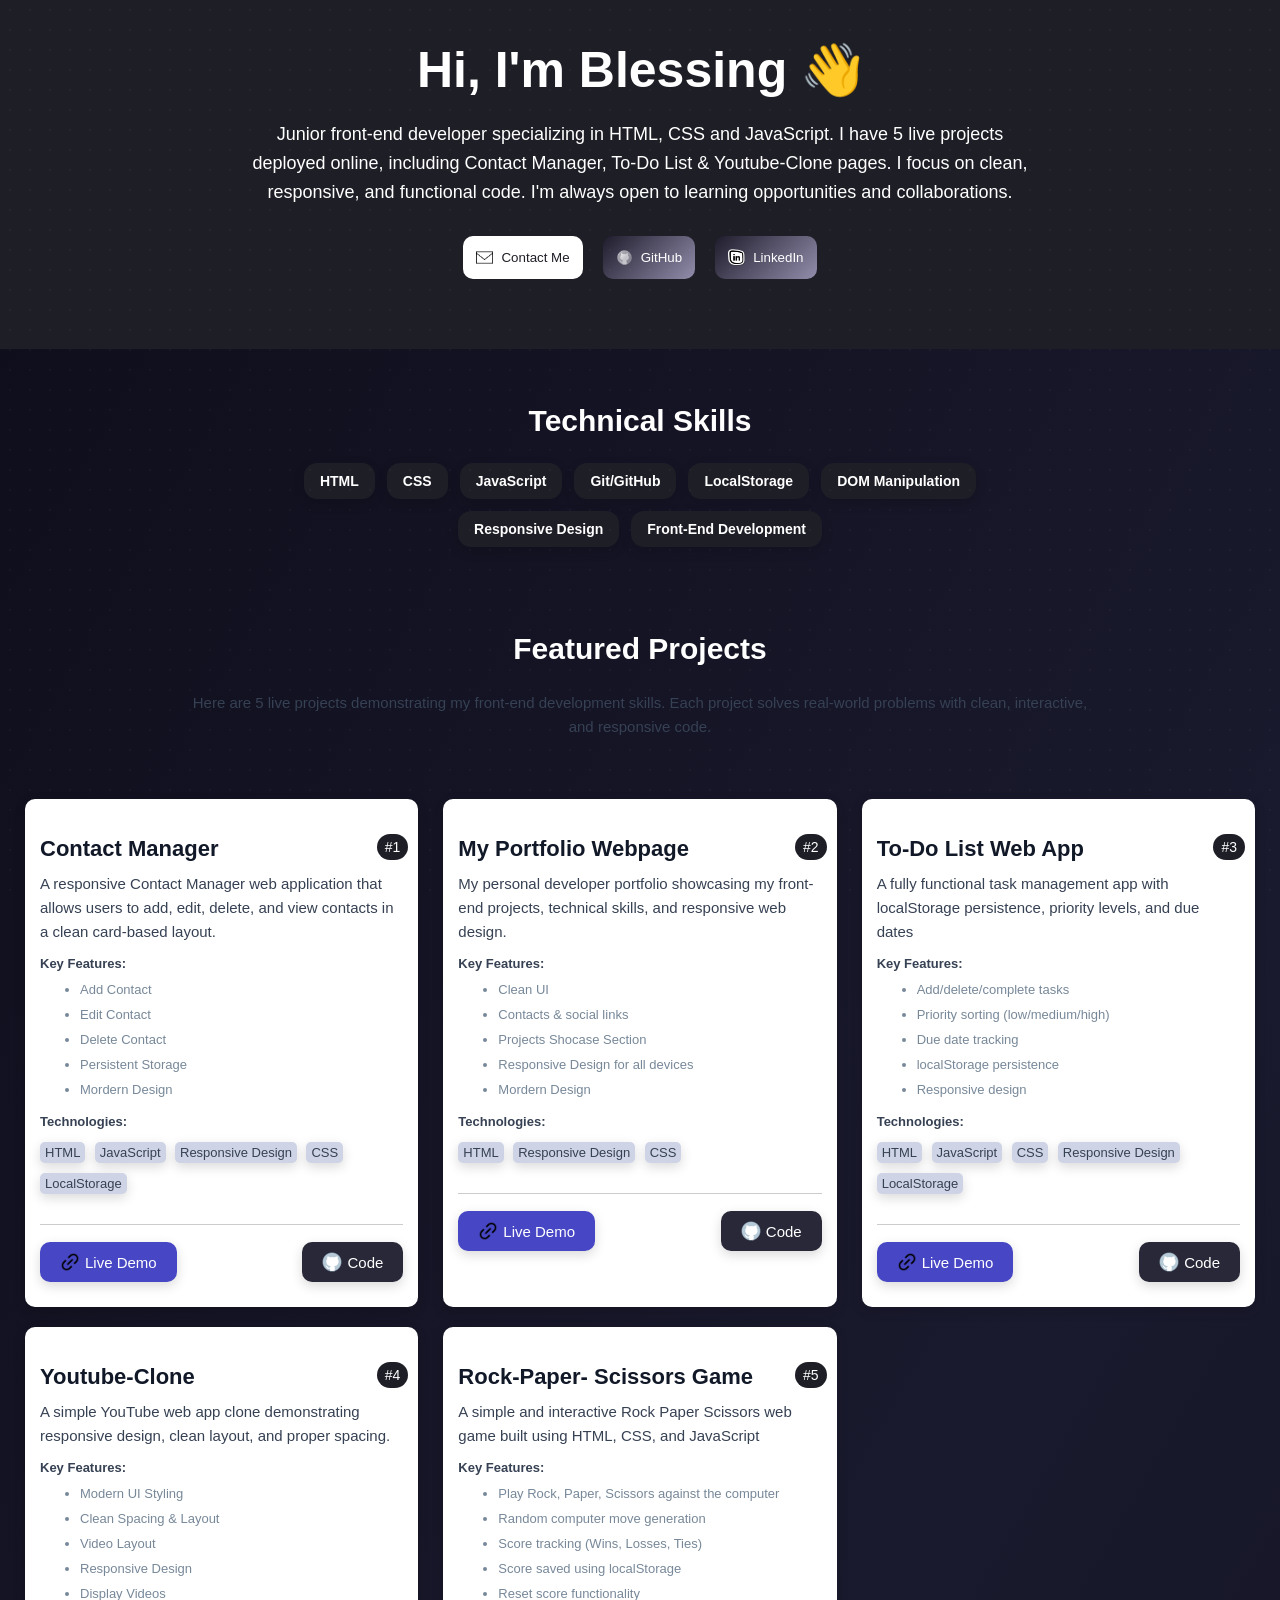
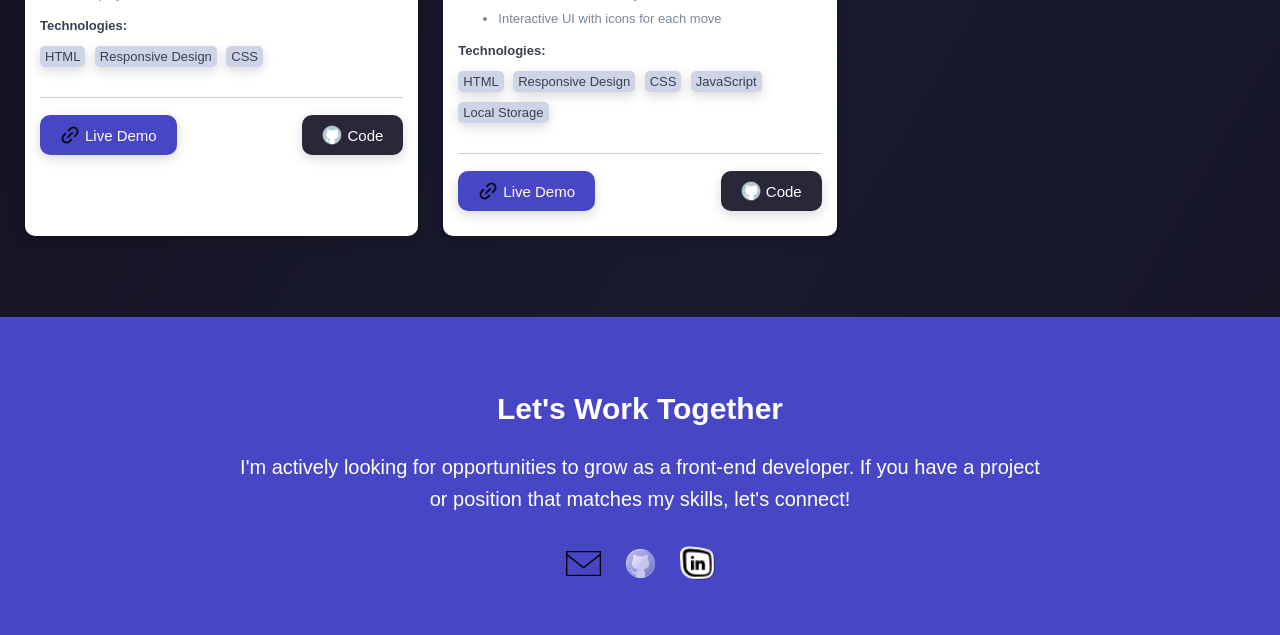
<file: index.html>
<!DOCTYPE html>
<html>
  <head>
    <title>
      Blessing D3v Portfolio
    </title>
    <link rel="stylesheet" href="Header.css">
    <link rel="stylesheet" href="Skills.css">
    <link rel="stylesheet" href="Project.css">
    <link rel="stylesheet" href="Footer.css">
  </head>
  <body>
    
    <header>
      <h1 class = "heading-one">
        Hi, I'm Blessing 👋
      </h1>
      <p class="about-me">
        Junior front-end developer specializing in HTML, CSS and JavaScript. I have 5 live projects deployed online, including Contact Manager, To-Do List & Youtube-Clone pages. I focus on clean, responsive, and functional code. I'm always open to learning opportunities and collaborations.
      </p>
      <div class="button-container">
        <a href="mailto:blessingmuthivhi@gmail.com">
          <div class="contact-div-button">
            <button class="contact-button">
              <img src="Svgs/icons8-email-50.png" alt="Email Icon" class="contacts-icons">
              Contact Me
            </button>
          </div>
        </a>

        <a href="https://github.com/Blessing-D3velop" target="_blank">
          <div class="github-div-button">
            <button class="gitHub-button">
              <img src="Svgs/icons8-github-48.png" alt="GitHub Icon"class="contacts-icons">
              GitHub
            </button>
          </div>
        </a>

        <a href="https://www.linkedin.com/in/blessing-muthivhi-18560b3b5/" target="_blank">
            <div class="linkedin-div-button">
            <button class="linkedin-button">
              <img src="Svgs/icons8-linkedin-32.png" alt="GitHub Icon"class="contacts-icons">
              LinkedIn
            </button>
          </div>
        </a>

      </div>
    </header>

    <main>
      <div class = "skills">

        <h2 class="headers">
          Technical Skills
        </h2>

        <div class="skills-list">
          <span class="technical-skills">HTML</span>
          <span class="technical-skills">CSS</span>
          <span class="technical-skills">JavaScript</span>
          <span class="technical-skills">Git/GitHub</span>
          <span class="technical-skills">LocalStorage</span>
          <span class="technical-skills">DOM Manipulation</span>
          <span class="technical-skills">Responsive Design</span>
          <span class="technical-skills">Front-End Development</span>
        </div>
      </div>

      <div class="featured-projects">
        <h2 class="headers">
          Featured Projects
        </h2>

        <p class ="paragraph-text">
          Here are 5 live projects demonstrating my front-end development skills. Each project solves real-world  problems with clean, interactive, and responsive code.
        </p>
      </div>
      

      <div class="Projects">
        <div class="Project-container">
          <p class="projectName">
            Contact Manager
          </p>
          <span class="Project-number">#1</span>
          <p class ="paragraph-text">
            A responsive Contact Manager web application  that allows users to add, edit, delete, and view contacts in a clean card-based layout.
          </p>
          <p class="keyFeatures">
            Key Features:
          </p>
          <ul class="features-list">
            <li class="list">Add Contact</li>
            <li class="list">Edit Contact</li>
            <li class="list">Delete Contact</li>
            <li class="list">Persistent Storage</li>
            <li class="list">Mordern Design</li>
          </ul>

          <p class="Technologies-used">
            Technologies:
          </p>

          <div class="Technoligies-list">
            <span class="tech">HTML</span>
            <span class="tech">JavaScript</span>
            <span class="tech">Responsive Design</span>
            <span class="tech">CSS</span>
            <span class="tech">LocalStorage</span>
          </div>

          <div class="line"></div>
          
          <div class="github-livecode-container">
            <a href="https://blessing-d3velop.github.io/Contact-Manager/">
              <button class="projects-buttons livecode-btn">
                <img src="Svgs/icons8-link-24.png" alt="Live Icon" class="project-button-image">
                Live Demo
              </button>
            </a>
              <a href="https://github.com/Blessing-D3velop/Contact-Manager" target="_blank">
              <button class="projects-buttons github-code">
                <img src="Svgs/icons8-github-logo-40.png" alt="Gitgub Icon"class="project-button-image">
                Code
              </button>
            </a>
          </div>
        </div>

        <div class="Project-container">
          <p class="projectName">
            My Portfolio Webpage 
          </p>
          <span class="Project-number">#2</span>
          <p class ="paragraph-text">
            My personal developer portfolio showcasing my front-end projects, technical skills, and responsive web design.
          </p>
          <p class="keyFeatures">
            Key Features:
          </p>
          <ul class="features-list">
            <li class="list">Clean UI</li>
            <li class="list">Contacts & social links</li>
            <li class="list">Projects Shocase Section</li>
            <li class="list">Responsive Design for all devices</li>
            <li class="list">Mordern Design</li>
          </ul>

          <p class="Technologies-used">
            Technologies:
          </p>

          <div class="Technoligies-list">
            <span class="tech">HTML</span>
            <span class="tech">Responsive Design</span>
            <span class="tech">CSS</span>
          </div>

          <div class="line"></div>
          
          <div class="github-livecode-container">
            <a href="https://blessing-d3velop.github.io/Blessing-D3v-Portfolio/">
              <button class="projects-buttons livecode-btn">
                <img src="Svgs/icons8-link-24.png" alt="Live Icon" class="project-button-image">
                Live Demo
              </button>
            </a>
              <a href="https://github.com/Blessing-D3velop/Blessing-D3v-Portfolio" target="_blank">
              <button class="projects-buttons github-code">
                <img src="Svgs/icons8-github-logo-40.png" alt="Gitgub Icon"class="project-button-image">
                Code
              </button>
            </a>
          </div>
        </div>

        <div class="Project-container">
          <p class="projectName">
            To-Do List Web App
          </p>
          <span class="Project-number">#3</span>
          <p class ="paragraph-text">
            A fully functional task management app with localStorage persistence, priority levels, and due dates
          </p>
          <p class="keyFeatures">
            Key Features:
          </p>
          <ul class="features-list">
            <li class="list">Add/delete/complete tasks</li>
            <li class="list">Priority sorting (low/medium/high)</li>
            <li class="list">Due date tracking</li>
            <li class="list">localStorage persistence</li>
            <li class="list">Responsive design</li>
          </ul>

          <p class="Technologies-used">
            Technologies:
          </p>

          <div class="Technoligies-list">
            <span class="tech">HTML</span>
            <span class="tech">JavaScript</span>
            <span class="tech">CSS</span>
            <span class="tech">Responsive Design</span>
            <span class="tech">LocalStorage</span>
          </div>

          <div class="line"></div>
          
          <div class="github-livecode-container">

            <a href="https://blessing-d3velop.github.io/Todo-List/" target="_blank">
              <button class="projects-buttons livecode-btn">
                <img src="Svgs/icons8-link-24.png" alt="Live Icon" class="project-button-image">
                Live Demo
              </button>
            </a>
              <a href="https://github.com/Blessing-D3velop/Todo-List.git" target="_blank">
              <button class="projects-buttons github-code">
                <img src="Svgs/icons8-github-logo-40.png" alt="Gitgub Icon"class="project-button-image">
                Code
              </button>
            </a>

          </div>

        </div>
        <div class="Project-container">
          <p class="projectName">
            Youtube-Clone
          </p>
          <span class="Project-number">#4</span>
          <p class ="paragraph-text">
            A simple YouTube web app clone demonstrating responsive design, clean layout, and proper spacing.
          </p>
          <p class="keyFeatures">
            Key Features:
          </p>
          <ul class="features-list">
            <li class="list">Modern UI Styling</li>
            <li class="list">Clean Spacing & Layout</li>
            <li class="list">Video Layout</li>
            <li class="list">Responsive Design</li>
            <li class="list">Display Videos</li>
          </ul>

          <p class="Technologies-used">
            Technologies:
          </p>

          <div class="Technoligies-list">
            <span class="tech">HTML</span>
            <span class="tech">Responsive Design</span>
            <span class="tech">CSS</span>
          </div>

          <div class="line"></div>
          
          <div class="github-livecode-container">
            <a href="https://blessing-d3velop.github.io/Youtube-Clone/" target="_blank">
              <button class="projects-buttons livecode-btn">
                <img src="Svgs/icons8-link-24.png" alt="Live Icon" class="project-button-image">
                Live Demo
              </button>
            </a>
              <a href="https://github.com/Blessing-D3velop/Youtube-Clone" target="_blank">
              <button class="projects-buttons github-code">
                <img src="Svgs/icons8-github-logo-40.png" alt="Gitgub Icon"class="project-button-image">
                Code
              </button>
            </a>
          </div>
        </div>
        <div class="Project-container">
          <p class="projectName">
            Rock-Paper- Scissors Game 
          </p>
          <span class="Project-number">#5</span>
          <p class ="paragraph-text">
            A simple and interactive Rock Paper Scissors web game built using HTML, CSS, and JavaScript
          </p>
          <p class="keyFeatures">
            Key Features:
          </p>
          <ul class="features-list">
            <li class="list">Play Rock, Paper, Scissors against the computer</li>
            <li class="list">Random computer move generation</li>
            <li class="list">Score tracking (Wins, Losses, Ties)</li>
            <li class="list">Score saved using localStorage</li>
            <li class="list">Reset score functionality</li>
            <li class="list">Interactive UI with icons for each move</li>
          </ul>

          <p class="Technologies-used">
            Technologies:
          </p>

          <div class="Technoligies-list">
            <span class="tech">HTML</span>
            <span class="tech">Responsive Design</span>
            <span class="tech">CSS</span>
            <span class="tech">JavaScript</span>
            <span class="tech">Local Storage</span>
          </div>

          <div class="line"></div>
          
          <div class="github-livecode-container">
            <a href="https://blessing-d3velop.github.io/Rock-Paper-Scissors-Game/" target="_blank">
              <button class="projects-buttons livecode-btn">
                <img src="Svgs/icons8-link-24.png" alt="Live Icon" class="project-button-image">
                Live Demo
              </button>
            </a>
              <a href="https://github.com/Blessing-D3velop/Rock-Paper-Scissors-Game/tree/main" target="_blank">
              <button class="projects-buttons github-code">
                <img src="Svgs/icons8-github-logo-40.png" alt="Gitgub Icon"class="project-button-image">
                Code
              </button>
            </a>
          </div>
        </div>

      </div>
      
    </main>


    <footer id="contact" class = "footer">
      <h2 class="footer-header">
        Let's Work Together
      </h2>
      <p  class="footer-text">
        I'm actively looking for opportunities to grow as a front-end developer. If you have a project or position that matches my skills, let's connect!
      </p>

      <div class="display-Icons">

        <a href="mailto:blessingmuthivhi@gmail.com">
          <button  class="footer-buttons">
            <img src="Svgs/icons8-email-50.png" alt="Email Icon" class="icon">
          </button>
        </a>

        <a href="https://github.com/Blessing-D3velop" target="_blank">
          <button class="footer-buttons">
            <img src="Svgs/icons8-github-48.png" alt="GitHub icon" class="icon">
          </button>
        </a>

        <a href="https://www.linkedin.com/in/blessing-muthivhi-18560b3b5/" target="_blank">
          <button class="footer-buttons">
            <img src="Svgs/icons8-linkedin-32.png" alt="LinkedIn Icon" class="icon">
          </button>
        </a>

      </div>
  </footer>

  </body>
</html>
</file>
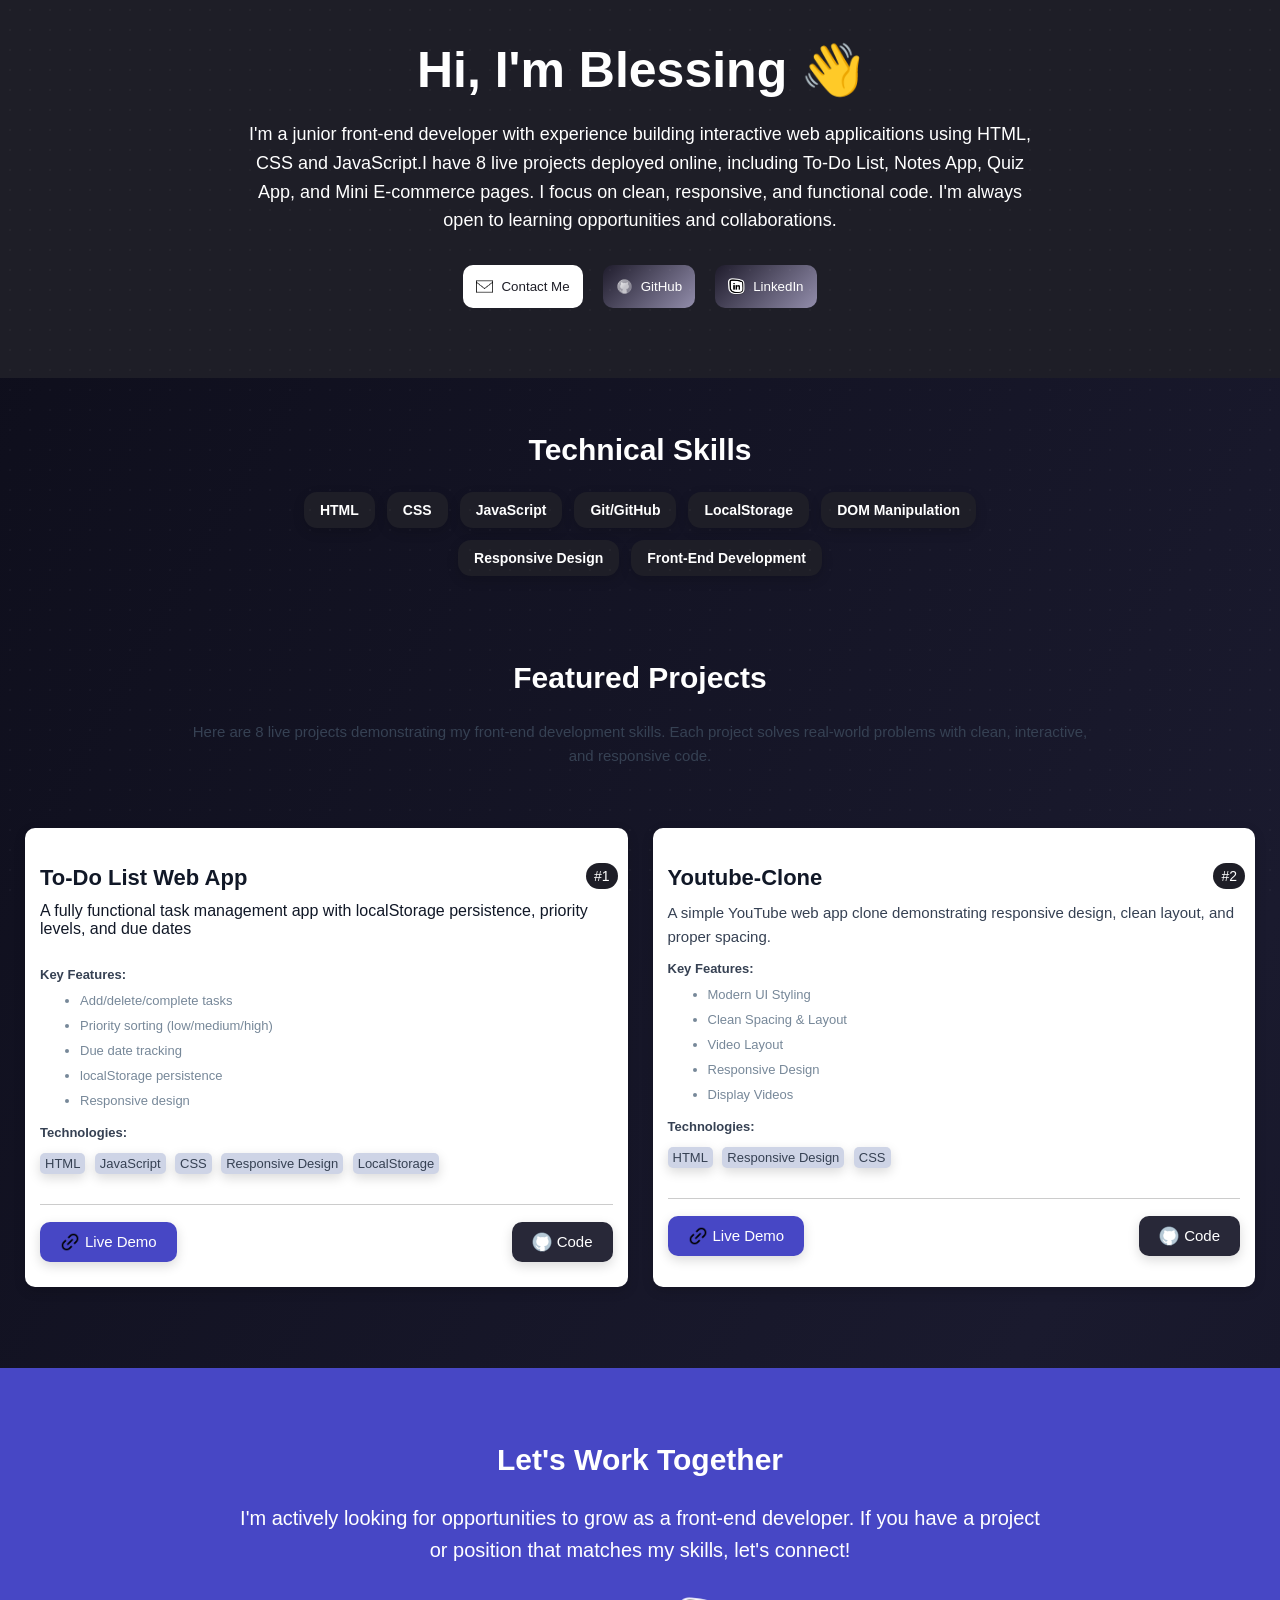
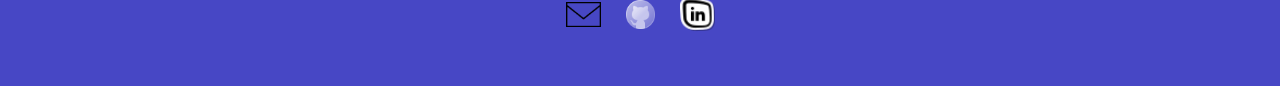
<file: Portfolio.html>
<!DOCTYPE html>
<html>
  <head>
    <title>
      Blessing D3v Portfolio
    </title>
    <link rel="stylesheet" href="Header.css">
    <link rel="stylesheet" href="Skills.css">
    <link rel="stylesheet" href="Project.css">
    <link rel="stylesheet" href="Footer.css">
  </head>
  <body>
    
    <header>
      <h1 class = "heading-one">
        Hi, I'm Blessing 👋
      </h1>
      <p class="about-me">
        I'm a junior front-end developer with experience building interactive web applicaitions using HTML, CSS and JavaScript.I have 8 live projects deployed online, including To-Do List, Notes App, Quiz App, and Mini E-commerce pages. I focus on clean, responsive, and functional code. I'm always open to learning opportunities and collaborations.
      </p>
      <div class="button-container">
        <a href="mailto:blessingmuthivhi@gmail.com">
          <div class="contact-div-button">
            <button class="contact-button">
              <img src="Svgs/icons8-email-50.png" alt="Email Icon" class="contacts-icons">
              Contact Me
            </button>
          </div>
        </a>

        <a href="https://github.com/Blessing-D3velop" target="_blank">
          <div class="github-div-button">
            <button class="gitHub-button">
              <img src="Svgs/icons8-github-48.png" alt="GitHub Icon"class="contacts-icons">
              GitHub
            </button>
          </div>
        </a>

        <a href="https://www.linkedin.com/in/blessing-muthivhi-18560b3b5/" target="_blank">
            <div class="linkedin-div-button">
            <button class="linkedin-button">
              <img src="Svgs/icons8-linkedin-32.png" alt="GitHub Icon"class="contacts-icons">
              LinkedIn
            </button>
          </div>
        </a>

      </div>
    </header>

    <div class = "skills">

      <h2 class="headers">
        Technical Skills
      </h2>

      <div class="skills-list">
        <span class="technical-skills">HTML</span>
        <span class="technical-skills">CSS</span>
        <span class="technical-skills">JavaScript</span>
        <span class="technical-skills">Git/GitHub</span>
        <span class="technical-skills">LocalStorage</span>
        <span class="technical-skills">DOM Manipulation</span>
        <span class="technical-skills">Responsive Design</span>
        <span class="technical-skills">Front-End Development</span>
      </div>
    </div>

    <div class="featured-projects">
      <h2 class="headers">
        Featured Projects
      </h2>

      <p class ="paragraph-text">
        Here are 8 live projects demonstrating my front-end development skills. Each project solves real-world  problems with clean, interactive, and responsive code.
      </p>
    </div>

    <div class="Projects">

      <div class="Project-container">
        <p class="projectName">
          To-Do List Web App
        </p>
        <span class="Project-number">#1</span>
        <p class ="paragrapgh-text">
          A fully functional task management app with localStorage persistence, priority levels, and due dates
        </p>
        <p class="keyFeatures">
          Key Features:
        </p>
        <ul class="features-list">
          <li class="list">Add/delete/complete tasks</li>
          <li class="list">Priority sorting (low/medium/high)</li>
          <li class="list">Due date tracking</li>
          <li class="list">localStorage persistence</li>
          <li class="list">Responsive design</li>
        </ul>

        <p class="Technologies-used">
          Technologies:
        </p>

        <div class="Technoligies-list">
          <span class="tech">HTML</span>
          <span class="tech">JavaScript</span>
          <span class="tech">CSS</span>
          <span class="tech">Responsive Design</span>
          <span class="tech">LocalStorage</span>
        </div>

        <div class="line"></div>
        
        <div class="github-livecode-container">

          <a href="https://blessing-d3velop.github.io/Todo-List/" target="_blank">
            <button class="projects-buttons livecode-btn">
              <img src="Svgs/icons8-link-24.png" alt="Live Icon" class="project-button-image">
              Live Demo
            </button>
          </a>
            <a href="https://github.com/Blessing-D3velop/Todo-List.git" target="_blank">
            <button class="projects-buttons github-code">
              <img src="Svgs/icons8-github-logo-40.png" alt="Gitgub Icon"class="project-button-image">
              Code
            </button>
          </a>

        </div>

      </div>
      <div class="Project-container">
        <p class="projectName">
          Youtube-Clone
        </p>
        <span class="Project-number">#2</span>
        <p class ="paragraph-text">
          A simple YouTube web app clone demonstrating responsive design, clean layout, and proper spacing.
        </p>
        <p class="keyFeatures">
          Key Features:
        </p>
        <ul class="features-list">
          <li class="list">Modern UI Styling</li>
          <li class="list">Clean Spacing & Layout</li>
          <li class="list">Video Layout</li>
          <li class="list">Responsive Design</li>
          <li class="list">Display Videos</li>
        </ul>

        <p class="Technologies-used">
          Technologies:
        </p>

        <div class="Technoligies-list">
          <span class="tech">HTML</span>
          <span class="tech">Responsive Design</span>
          <span class="tech">CSS</span>
        </div>

        <div class="line"></div>
        
        <div class="github-livecode-container">
          <a href="https://blessing-d3velop.github.io/Youtube-Clone/" target="_blank">
            <button class="projects-buttons livecode-btn">
              <img src="Svgs/icons8-link-24.png" alt="Live Icon" class="project-button-image">
              Live Demo
            </button>
          </a>
            <a href="https://github.com/Blessing-D3velop/Youtube-Clone" target="_blank">
            <button class="projects-buttons github-code">
              <img src="Svgs/icons8-github-logo-40.png" alt="Gitgub Icon"class="project-button-image">
              Code
            </button>
          </a>
        </div>
      </div>

    </div>


    <footer id="contact" class = "footer">
      <h2 class="footer-header">
        Let's Work Together
      </h2>
      <p  class="footer-text">
        I'm actively looking for opportunities to grow as a front-end developer. If you have a project or position that matches my skills, let's connect!
      </p>

      <div class="display-Icons">

        <a href="mailto:blessingmuthivhi@gmail.com">
          <button  class="footer-buttons">
            <img src="Svgs/icons8-email-50.png" alt="Email Icon" class="icon">
          </button>
        </a>

        <a href="https://github.com/Blessing-D3velop" target="_blank">
          <button class="footer-buttons">
            <img src="Svgs/icons8-github-48.png" alt="GitHub icon" class="icon">
          </button>
        </a>

        <a href="https://www.linkedin.com/in/blessing-muthivhi-18560b3b5/" target="_blank">
          <button class="footer-buttons">
            <img src="Svgs/icons8-linkedin-32.png" alt="LinkedIn Icon" class="icon">
          </button>
        </a>

      </div>
  </footer>

  </body>
</html>
</file>
<file: Header.css>
body{
  margin: 0;
  
}

header{
  background-color: rgb(30, 30, 39);
  width: 100%;
  padding: 40px 20px;
  box-sizing: border-box;
  text-align: center;
}

    .heading-one{
      color: white;
      font-family:Arial, Helvetica, sans-serif ;
      font-size: 50px;
      line-height: 1.2;
      margin: 0 0 20px 0;
      
    }

    .about-me{
      color: white;
      font-family: Arial;
      line-height: 1.6;
      font-size: 18px;
      max-width: 800px; /* keeps it readable on large screens */
      margin: 0 auto;
    }

    .button-container{
      display: flex;
      align-items: center;
      justify-content: center;
      flex-wrap: wrap;
      gap: 20px;
      margin: 30px;
    }

    .contacts-icons{
      height: 17px;
      padding-right: 8px;
    }
    .contact-button{
      color:rgb(30, 30, 39);
      display: flex;
      align-items: center;
      justify-content: space-between;
      background-color: white;
      padding: 13px;
      border-radius: 10px;
      border: none;
    }

    .gitHub-button,
    .linkedin-button{
      background: linear-gradient(135deg, #1f1c2c, #928dab);
      color: white;
      display: flex;
      align-items: center;
      padding: 13px;
      border-radius: 10px;
      border: none;
    }

    .contact-button,
    .gitHub-button,
    .linkedin-button{
      width: 100%;
      justify-content: center;
      align-items: center;
      cursor: pointer;
    }

      .contact-button:hover,
      .gitHub-button:hover,
      .linkedin-button:hover{
        transform: translateY(-5px);

      }



    @media(max-width: 500px){
      .heading-one{
      font-size: 30px;
      }

      .about-me{
        font-size: 16px;
        padding: 0 10px;
      }

      .button-container {
        flex-direction: column; 
        flex-wrap: nowrap;
        align-items: center;

      }
      .contact-div-button,
      .github-div-button,
      .linkedin-button{
        width: 200px; /* make buttons larger on mobile */
        justify-content: center;
      }
    }
</file>
<file: Skills.css>
body {
  margin: 0;
  min-height: 100vh;
  font-family: Arial, Helvetica, sans-serif;


  background: linear-gradient(120deg, #0d0d1a, #1a1a2e, #0d0d1a, #2e1a3a);
  background-size: 300% 300%;

  animation: gradientShift 15s ease infinite;
  color: white;
}


@keyframes gradientShift {
  0% { background-position: 0% 50%; }
  50% { background-position: 100% 50%; }
  100% { background-position: 0% 50%; }
}

/* optional: subtle animated overlay dots (techy effect) */
body::before {
  content: '';
  position: fixed;
  top: 0; left: 0;
  width: 100%; height: 100%;
  background-image: radial-gradient(rgba(255,255,255,0.03) 1px, transparent 1px);
  background-size: 20px 20px;
  pointer-events: none;
  animation: moveDots 60s linear infinite;
}

@keyframes moveDots {
  0% { background-position: 0 0; }
  100% { background-position: 400px 400px; }
}


.skills{
  padding-top: 30px;
  text-align: center;
}

.headers{
  font-size: 30px;
  font-family: Arial, Helvetica, sans-serif;
  font-weight: bold;
  margin-bottom: 25px;
}

/* container for skill*/
.skills{
  display: flex;
  flex-direction: column;
  align-items: center;

}

/* skill list */
.skills-list{
  display: flex;
  flex-wrap: wrap;
  justify-content: center;
  gap: 12px;
  max-width: 800px;
}

.technical-skills{
  background-color: rgb(30, 30, 39);
  color: white;
  padding: 10px 16px;
  border-radius: 13px;
  font-size: 14px;
  font-family: Arial;
  font-weight: bold;
  cursor: pointer;
  box-shadow: 0px 4px 12px rgba(0,0,0,0.15);
}   .technical-skills:hover{
      box-shadow: 0px 4px 12px rgba(0,0,0,0.45);

    }

.featured-projects{
  text-align: center;
  padding: 60px 130px;
  max-width: 900px;
  margin: auto;
}

.paragraph-text{
  color:#364153 ;
  line-height: 1.6;
  font-family: arial;
  margin-bottom: -1px;
  font-size: 15px;
}
</file>
<file: Project.css>
.Projects{
  display: grid;
  grid-template-columns: repeat(auto-fit, minmax(300px, 1fr)); /* auto responsive */
  gap: 20px; 
  row-gap: 20px;
  column-gap: 25px;
  padding:1px 25px;
  margin-bottom:40px ;
}
a{
  text-decoration: none;
}

.Project-container{
  background-color: white;
  border-radius: 10px;
  padding: 15px;
  display: flex;
  flex-direction: column;
  position: relative;
  box-shadow: 0 4px 12px rgba(0,0,0,0.15);
  transition: transform 0.2s, box-shadow 0.2s;  

}
    .Project-container:hover{
      box-shadow: 0 10px 25px rgba(151, 20, 20, 0.95);
    }
.projectName{
  font-family: Arial, Helvetica, sans-serif;
  font-weight: bold;
  font-size: 22px;
  margin-bottom: -5px;
  z-index: 1;

}

.Project-number{
  position: absolute;
  top:35px;
  right: 10px;
  color: white;
  background-color: rgb(30, 30, 39);
  padding:5px 8px;
  border-radius: 20px;
  font-size: 14px;
}

.keyFeatures,
.Technologies-used{
  font-family: Arial;
  font-size: 13px;
  color:#364153 ;
  font-weight: bold;
}
.Technologies-used{
  margin-top: -4px;
}
.list{
  font-family: Arial, Helvetica, sans-serif;
  font-size: 13px;
  line-height: 25px;
}.features-list{
  margin-top: -17px;
  padding-top: 10px;
  color: lightslategray;
  
}

.tech{
  background-color: #ced4e6;
  color:#364153 ;
  font-size: 13px;
  margin-right: 5px;
  padding: 3px 5px;
  border-radius: 5px;
  box-shadow: 0px 4px 12px rgba(0,0,0,0.15);
  margin-bottom: 10px;
  display: inline-block;
  cursor: pointer;
}   .tech:hover{
      opacity: 0.7;
    }

.line{
  border-top: 1px solid #ccc;
  margin: 20px 0;
}

.github-livecode-container{
  display: flex;
  gap:20px;
  justify-content: space-between;
  flex-wrap: wrap;
}
.projects-buttons{
  padding: 10px 20px;
  display: flex;
  align-items: center;
  justify-content: center;
  gap: 5px;
  white-space: nowrap;
  border-radius: 10px;
  border: none;
  font-size: 15px;
  color: white;
  margin-top: -3px;
  margin-bottom: 10px;
  cursor: pointer;
  box-shadow: 0px 4px 12px rgba(0,0,0,0.15);
  transform: transform 0.2s, box-shadow 0.2s ;
}  
 .projects-buttons:hover{
      transform:  translateY(-3px);
      box-shadow: 0px 10px 25px rgba(0,0,0,0.35);
    }

.project-button-image{
  width: 20px;
}

.livecode-btn{
  background-color: rgb(71, 71, 197);
}
.github-code{
  background-color: rgb(40, 40, 56);
}


@media (min-width: 1300px) {
  .Projects {
    padding: 0px 275px;
  }

  .Project-container {
    max-width: 700px;
  }
}

/* Extra small screens (<500px): text & buttons scale down */
@media (max-width: 500px) {
  .projectName {
    font-size: 18px;
  }

  .Project-number {
    top: 10px;
    right: 10px;
    font-size: 12px;
    padding: 3px 6px;
  }

  .keyFeatures,
  .Technologies-used {
    font-size: 12px;
  }

  .projects-buttons {
    padding: 8px 15px;
    font-size: 14px;
    width: 100%;
    justify-content: center;
  }
}

@media (min-width: 768px){
  .Projects{
    margin-bottom: 80px;
  }
}
.Project-container {
  padding-top: -30px; /* add a little space so projectName isn’t hidden behind the number */
  color: #111827; /* ensures the text is visible */
}

.projectName {
  z-index: 1; /* make sure it appears above other elements */
  position: relative;
}
</file>
<file: Footer.css>
html, body{
  height: 100%;
  margin: 0;

}
body{
  display: flex;
  flex-direction: column;
  min-height: 100vh;
}main{
  flex: 1 0 auto;
}

.footer{
  flex-shrink: 0; /* prevent shrinking */
  margin-top: auto; 
  background-color: rgb(71, 71, 197);
  color: white;
  text-align: center;
  box-sizing: border-box;
  padding: 50px 50px;
}

    .footer-header{
      color: white;
      font-size: 30px;
      font-family: Arial, Helvetica, sans-serif;
      font-weight: bold;
      text-align: center;
    }

    .display-Icons{
      display: flex;
      justify-content: center;
      gap: 10px;
    }

    .icon{
      width: 35px;
    }

    .footer-buttons{
      background-color: transparent;
      border: none;
      cursor: pointer;
    }

    .footer-buttons:hover img{
      transform: scale(1.2);
      transition: transform 0.2s ease;
    }

    .footer-text{
      color:white;
      font-size: 20px;
      font-family: Arial;
      line-height: 1.6;
      text-align: center;
      max-width: 800px;
      margin: 0 auto 30px auto;
    }

    .Dev-Date{
      color: white;
    }


    @media (max-width: 500px) {
    .footer-header {
      font-size: 24px;
    }

    .footer-text {
      font-size: 16px;
      padding: 0 10px;
    }

    .icon {
      width: 28px;
    }

    .display-Icons {
      gap: 10px;
    }
  }

  /* Medium screens: tablets */
  @media (max-width: 768px) {
    .footer-header {
      font-size: 26px;
    }

    .footer-text {
      font-size: 18px;
    }

    .icon {
      width: 30px;
    }

    .display-Icons {
      gap: 12px;
    }
    .Dev-Date{
      font-size: 14px;
    }
  }
</file>
